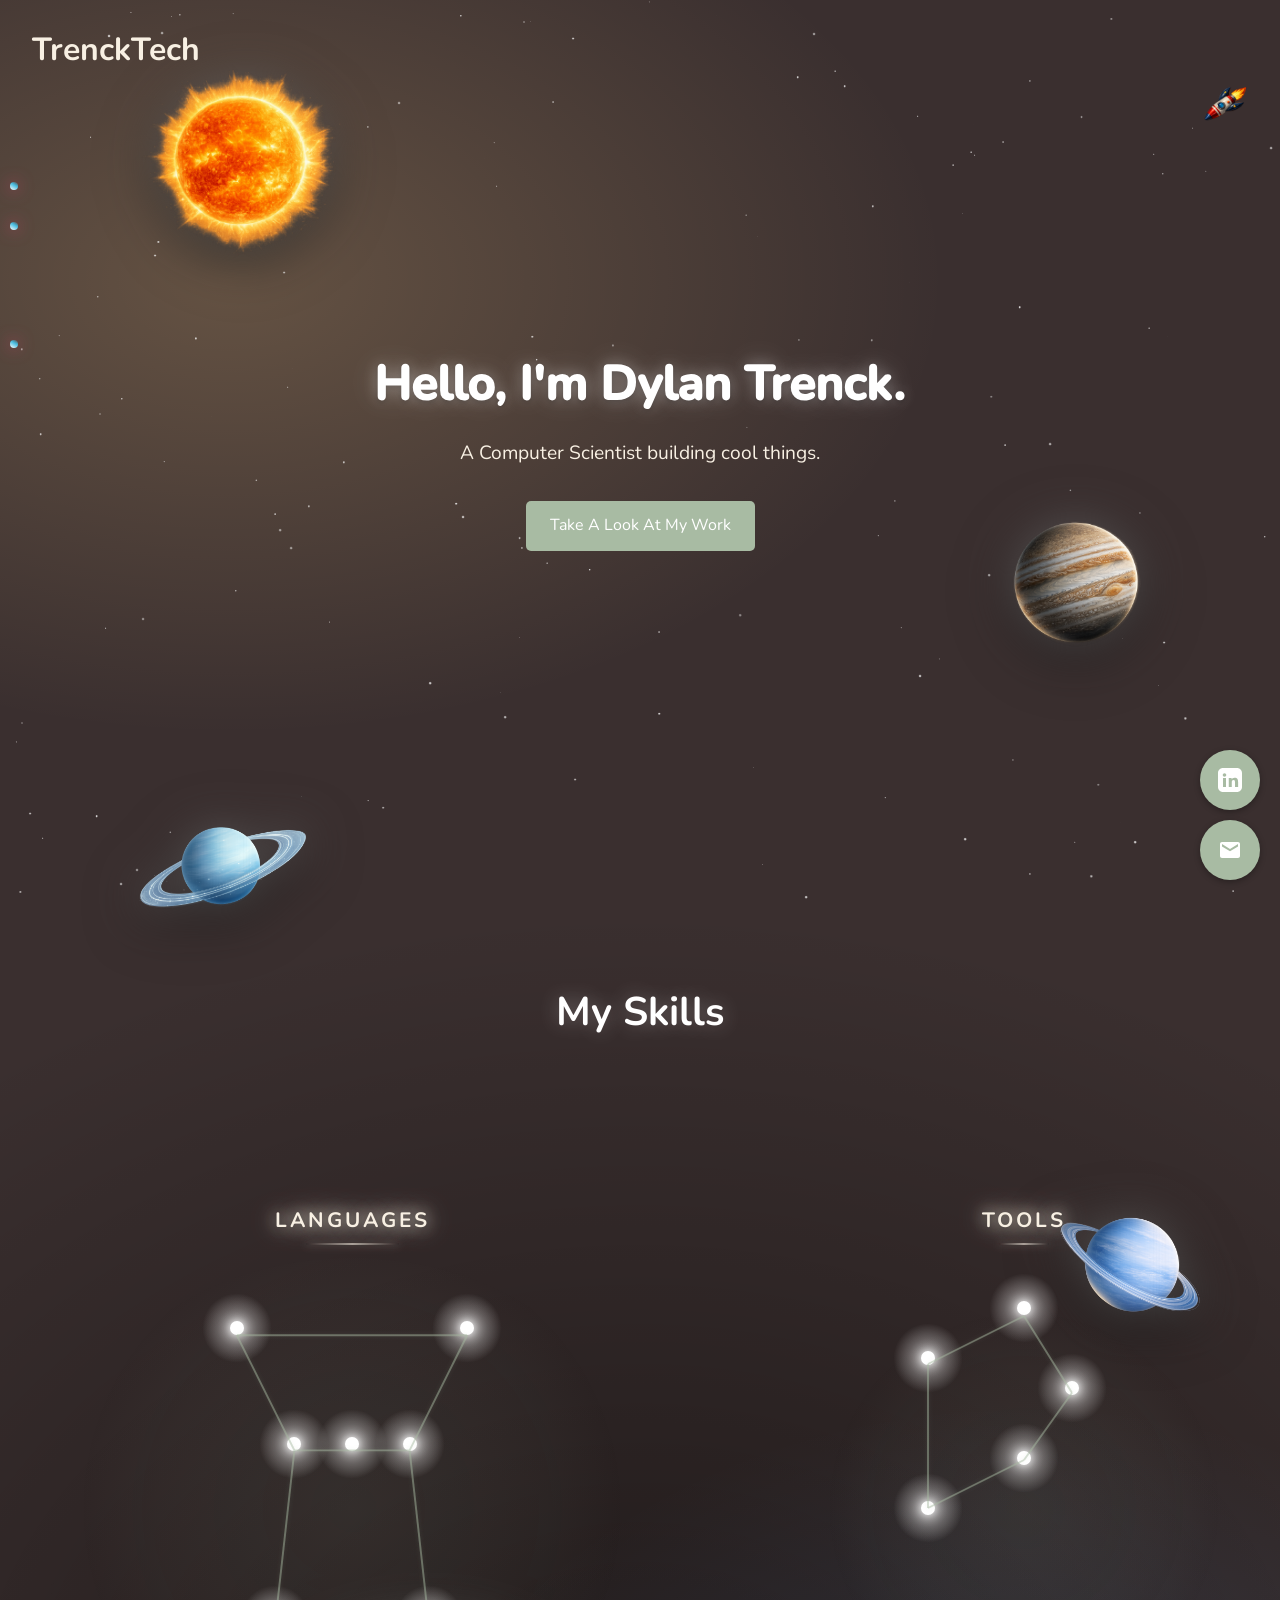
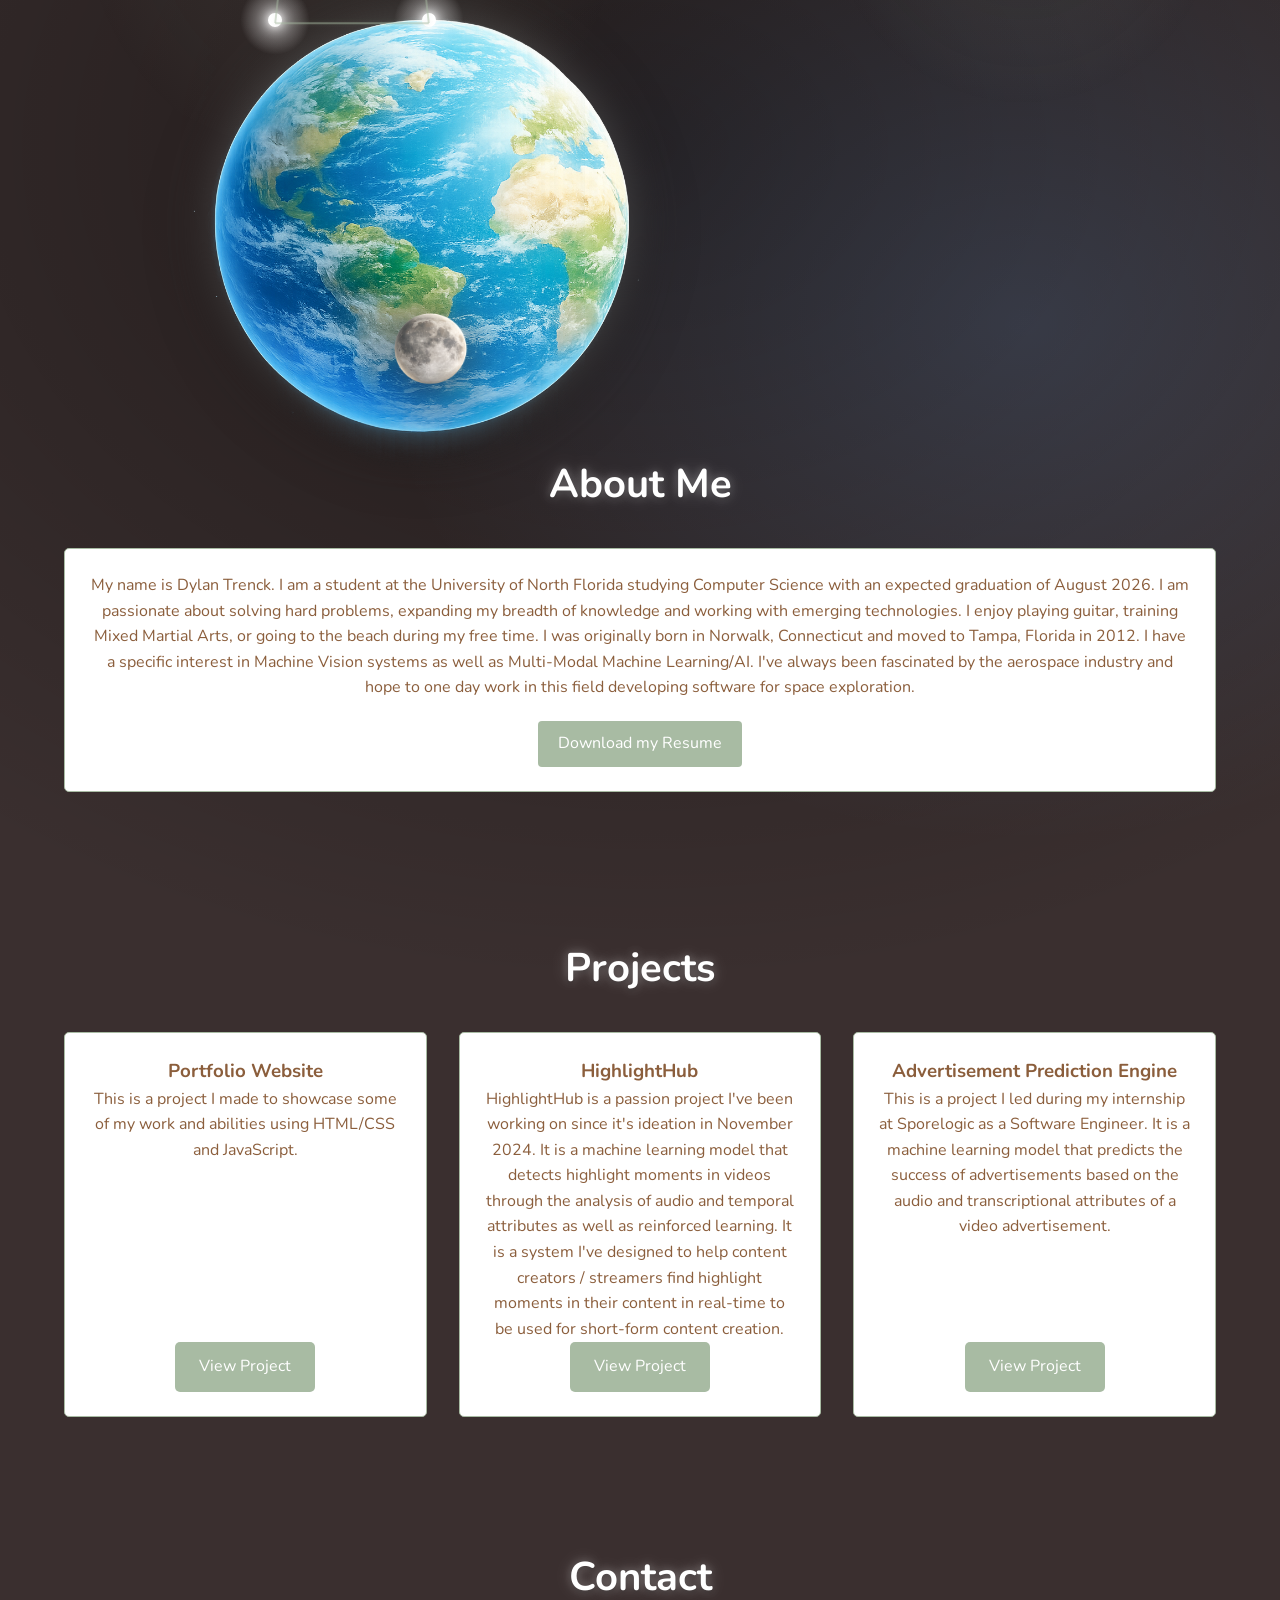
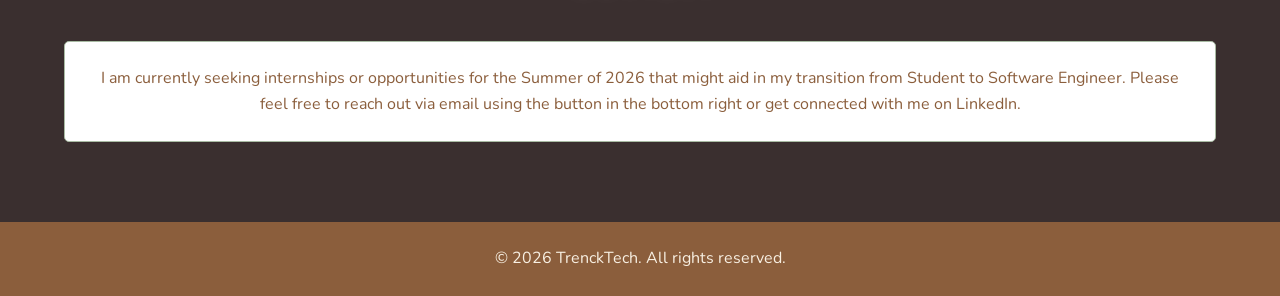
<file: index.html>
<!DOCTYPE html>
<html lang="en">
  <head>
    <meta charset="UTF-8" />
    <meta name="viewport" content="width=device-width, initial-scale=1.0" />
    <title>Dylan Trenck</title>
    <link rel="stylesheet" href="style.css" />
    <link rel="icon" type="image/png" sizes="32x32" href="favicon.png" />
    <link
      href="https://fonts.googleapis.com/css2?family=Nunito:wght@200;400;700&display=swap"
      rel="stylesheet"
    />
    <script type="text/javascript" src="https://cdn.emailjs.com/dist/email.min.js"></script>
<script type="text/javascript">
  (function(){
    emailjs.init("MNO8g5jrIziB_MhZz");
  })();
</script>

  </head>
  <body>
    <!-- Background containers for non-interactive elements (rocket, planets, shooting stars) -->
     <div class="background-stars"></div>
    <div class="rocket"></div>
    <img
      src="planets/RealSun.png"
      class="planet sun"
      alt="Planet Sun"
      data-speed="0.2"
    />
    <img
      src="planets/RealJupiter.png"
      class="planet jupiter"
      alt="Planet Jupiter"
      data-speed="0.2"
    />
    <img
      src="planets/RealUranus.png"
      class="planet uranus"
      alt="Planet Uranus"
      data-speed="0.2"
    />
    <img
      src="planets/RealNeptune.png"
      class="planet neptune"
      alt="Planet Neptune"
      data-speed="0.1"
    />
    <img
      src="planets/RealEarth.png"
      class="planet earth"
      alt="Planet Earth"
      data-speed="0.05"
    />
    <img
      src="planets/RealMoon.png"
      class="planet moon"
      alt="Planet Moon"
      data-speed="0.1"
    />

    <!-- Shooting Stars Container -->
    <div class="shooting-stars">
      <div class="shooting-star" style="animation-delay: 0s;"></div>
      <div class="shooting-star" style="animation-delay: 3s;"></div>
      <div class="shooting-star" style="animation-delay: 5s;"></div>
     
    </div>

    <!-- Main content container (scrollable) -->
    <div class="content">
      <a href="index.html" class="site-logo">
              TrenckTech
            </a>

      <!-- Hero Section -->
      <section id="hero">
        <div class="container hero-content">
          <h1>Hello, I'm Dylan Trenck.</h1>
          <p>A Computer Scientist building cool things.</p>
          <a href="#skills" class="btn">Take A Look At My Work</a>
        </div>
      </section>

      <!-- Skills Section -->
      <section id="skills">
        <div class="container">
          <h2>My Skills</h2>
          <div class="constellation-container">
            <svg class="constellation-lines" viewBox="0 0 1200 800" preserveAspectRatio="xMidYMid meet">
              <!-- Languages Constellation - Orion pattern (wider, lowered belt) -->
              <!-- Shoulders: HTML/CSS (Betelgeuse) to JavaScript (Bellatrix) -->
              <line x1="180" y1="220" x2="420" y2="220" class="constellation-line" data-constellation="languages"/>
              <!-- Left shoulder to left belt -->
              <line x1="180" y1="220" x2="240" y2="340" class="constellation-line" data-constellation="languages"/>
              <!-- Right shoulder to right belt -->
              <line x1="420" y1="220" x2="360" y2="340" class="constellation-line" data-constellation="languages"/>
              <!-- Orion's Belt (lowered): Java -> Python -> C -->
              <line x1="240" y1="340" x2="300" y2="340" class="constellation-line" data-constellation="languages"/>
              <line x1="300" y1="340" x2="360" y2="340" class="constellation-line" data-constellation="languages"/>
              <!-- Left belt to left foot (SQL) -->
              <line x1="240" y1="340" x2="220" y2="520" class="constellation-line" data-constellation="languages"/>
              <!-- Right belt to right foot (COBOL) -->
              <line x1="360" y1="340" x2="380" y2="520" class="constellation-line" data-constellation="languages"/>
              <!-- Left foot to right foot (base / legs) -->
              <line x1="220" y1="520" x2="380" y2="520" class="constellation-line" data-constellation="languages"/>
              
              <!-- Tools Constellation - Lyra (Harp shape) -->
              <!-- Connecting lines forming the harp pattern -->
              <line x1="900" y1="250" x2="1000" y2="200" class="constellation-line" data-constellation="tools"/>
              <line x1="1000" y1="200" x2="1050" y2="280" class="constellation-line" data-constellation="tools"/>
              <line x1="1050" y1="280" x2="1000" y2="350" class="constellation-line" data-constellation="tools"/>
              <line x1="1000" y1="350" x2="900" y2="400" class="constellation-line" data-constellation="tools"/>
              <line x1="900" y1="400" x2="900" y2="250" class="constellation-line" data-constellation="tools"/>
            </svg>
            <!-- Shared tooltip panel for all skill stars -->
            <div id="skill-tooltip" class="skill-tooltip">
              <div class="skill-tooltip__title"></div>
              <div class="skill-tooltip__meta"></div>
            </div>
            
            <!-- Languages Constellation Group (Backend + Frontend combined) -->
            <div class="constellation-group" data-constellation="languages">
              <div class="constellation-label" style="left: 25%; top: 12%;">Languages</div>
              
              <!-- Orion pattern: 7 stars (with lowered belt / stretched torso) -->
              <!-- Top-left shoulder: HTML/CSS (Betelgeuse) -->
              <div class="star" data-skill="HTML/CSS" style="left: 15%; top: 27.5%;" data-level="90" data-years="4" data-projects="15">
                <div class="star-glow"></div>
                <div class="star-core"></div>
                <div class="star-label">HTML/CSS</div>
              </div>
              
              <!-- Top-right shoulder: JavaScript (Bellatrix) -->
              <div class="star" data-skill="JavaScript" style="left: 35%; top: 27.5%;" data-level="80" data-years="3" data-projects="10">
                <div class="star-glow"></div>
                <div class="star-core"></div>
                <div class="star-label">JavaScript</div>
              </div>
              
              <!-- Left belt: Java -->
              <div class="star" data-skill="Java" style="left: 20%; top: 42%;" data-level="90" data-years="4" data-projects="8">
                <div class="star-glow"></div>
                <div class="star-core"></div>
                <div class="star-label">Java</div>
              </div>
              
              <!-- Center belt: Python -->
              <div class="star" data-skill="Python" style="left: 25%; top: 42%;" data-level="85" data-years="3" data-projects="12">
                <div class="star-glow"></div>
                <div class="star-core"></div>
                <div class="star-label">Python</div>
              </div>
              
              <!-- Right belt: C -->
              <div class="star" data-skill="C" style="left: 30%; top: 42%;" data-level="85" data-years="3" data-projects="6">
                <div class="star-glow"></div>
                <div class="star-core"></div>
                <div class="star-label">C</div>
              </div>
              
              <!-- Left foot: SQL (Saiph) -->
              <div class="star" data-skill="SQL" style="left: 18.3%; top: 64%;" data-level="75" data-years="3" data-projects="4">
                <div class="star-glow"></div>
                <div class="star-core"></div>
                <div class="star-label">SQL</div>
              </div>
              
              <!-- Right foot: COBOL (Rigel) -->
              <div class="star" data-skill="COBOL" style="left: 31.7%; top: 64%;" data-level="75" data-years="2" data-projects="1">
                <div class="star-glow"></div>
                <div class="star-core"></div>
                <div class="star-label">COBOL</div>
              </div>
            </div>
            
            <!-- Tools Constellation Group -->
            <div class="constellation-group" data-constellation="tools">
              <div class="constellation-label" style="left: 83.3%; top: 12%;">Tools</div>
              
              <!-- Lyra harp pattern: 5 stars positioned to form harp shape -->
              <!-- Star 1: Top-left of harp -->
              <div class="star" data-skill="OpenCV" style="left: 75%; top: 31.25%;" data-level="80" data-years="2" data-projects="2">
                <div class="star-glow"></div>
                <div class="star-core"></div>
                <div class="star-label">OpenCV</div>
              </div>
              
              <!-- Star 2: Top-center of harp -->
              <div class="star" data-skill="TensorFlow" style="left: 83.3%; top: 25%;" data-level="75" data-years="2" data-projects="3">
                <div class="star-glow"></div>
                <div class="star-core"></div>
                <div class="star-label">TensorFlow</div>
              </div>
              
              <!-- Star 3: Right-center of harp -->
              <div class="star" data-skill="RAG" style="left: 87.5%; top: 35%;" data-level="70" data-years="1" data-projects="1">
                <div class="star-glow"></div>
                <div class="star-core"></div>
                <div class="star-label">RAG</div>
              </div>
              
              <!-- Star 4: Bottom-right of harp -->
              <div class="star" data-skill="PyTorch" style="left: 83.3%; top: 43.75%;" data-level="70" data-years="1" data-projects="2">
                <div class="star-glow"></div>
                <div class="star-core"></div>
                <div class="star-label">PyTorch</div>
              </div>
              
              <!-- Star 5: Bottom-left of harp -->
              <div class="star" data-skill="scikit-learn" style="left: 75%; top: 50%;" data-level="75" data-years="2" data-projects="3">
                <div class="star-glow"></div>
                <div class="star-core"></div>
                <div class="star-label">scikit-learn</div>
              </div>
            </div>
          </div>
        </div>
      </section>

      <!-- About Section -->
      <section id="about">
        <div class="container">
          <h2>About Me</h2>
          <div style="text-align: center;">
            <div class="textbox">
              <p>
                My name is Dylan Trenck. I am a student at the University of North
                Florida studying Computer Science with an expected graduation of
                August 2026. I am passionate about solving hard problems, expanding
                my breadth of knowledge and working with emerging technologies.
                I enjoy playing guitar, training Mixed Martial Arts, or going to the
                beach during my free time. I was originally born in Norwalk,
                Connecticut and moved to Tampa, Florida in 2012. I have a specific
                interest in Machine Vision systems as well as Multi-Modal Machine Learning/AI. I've always
                been fascinated by the aerospace industry and hope to one day work in this field developing software for space exploration.
              </p>

              <div class="resume-section">
                <a
                  href="resume.pdf"
                  download="Dylan_Trenck_Resume.pdf"
                  class="resume-download-btn"
                  >Download my Resume</a
                >
              </div>
            </div>
          </div>
        </div>
      </section>

      <!-- Projects Section -->
      <section id="projects">
        <div class="container">
          <h2>Projects</h2>
          <div class="projects-grid">
            <div class="project">
              <h3>Portfolio Website</h3>
              <p>
                This is a project I made to showcase some of my work and abilities using HTML/CSS and JavaScript.
              </p>
              <a href="https://github.com/DylanTrenck/dylantrenck.github.io/tree/main" target="_blank" class="btn">View Project</a>
            </div>
            <div class="project">
              <h3>HighlightHub</h3>
              <p>
                HighlightHub is a passion project I've been working on since it's ideation in November 2024. It is a machine
                learning model that detects highlight moments in videos through
                the analysis of audio and temporal attributes as well as
                reinforced learning. It is a system I've designed to help content creators / streamers find highlight moments in their
                content in real-time to be used for short-form content creation.
              </p>
              <a href="https://highlighthub.live/" target="_blank" class="btn">View Project</a>
            </div>
            <div class="project">
              <h3> Advertisement Prediction Engine</h3>
              <p>
                This is a project I led during my internship at Sporelogic as a Software Engineer.
                 It is a machine learning model that predicts the success of advertisements based on the audio and transcriptional attributes of a video advertisement.
              </p>
              <a href="https://github.com/DylanTrenck/Advertisement-Prediction-Engine" target="_blank" class="btn">View Project</a>
            </div>
          </div>
        </div>
      </section>

      <!-- Contact Section -->
      <section id="contact">
        <div class="container">
          <h2>Contact</h2>
          <div style="text-align: center;">
            <div class="textbox">
              <p>
                I am currently seeking internships or opportunities for the Summer
                of 2026 that might aid in my transition from Student to Software
                Engineer. Please feel free to reach out via email using the button in the bottom right
                or get connected with me on LinkedIn.
              </p>
            </div>
          </div>
        </div>
      </section>

      <!-- Footer -->
      <footer>
        <div class="container">
          <p>&copy; 2026 TrenckTech. All rights reserved.</p>
        </div>
      </footer>

    
      <!-- Floating LinkedIn Button -->
      <div id="linkedin-button" class="floating-linkedin-button">
        <!-- Inline SVG for LinkedIn icon -->
        <svg width="24" height="24" viewBox="0 0 24 24" fill="#fff" xmlns="http://www.w3.org/2000/svg">
          <path d="M19 0h-14c-2.762 0-5 2.238-5 5v14c0 2.762 2.238 5 5 5h14c2.762 0 5-2.238 5-5v-14c0-2.762-2.238-5-5-5zm-11 19h-3v-9h3v9zm-1.5-10.3c-.966 0-1.75-.783-1.75-1.75s.784-1.75 1.75-1.75 1.75.783 1.75 1.75-.783 1.75-1.75 1.75zm13.5 10.3h-3v-4.5c0-1.079-.021-2.468-1.503-2.468-1.503 0-1.734 1.173-1.734 2.384v4.584h-3v-9h2.879v1.232h.041c.402-.762 1.385-1.563 2.848-1.563 3.044 0 3.605 2.005 3.605 4.611v4.72z"/>
        </svg>
      </div>

      <!-- Floating Email Button -->
      <div id="question-button" class="floating-question-button">
       <!-- Inline SVG for Email Icon -->
        <svg width="24" height="24" viewBox="0 0 24 24" fill="#fff" xmlns="http://www.w3.org/2000/svg">
          <path d="M20 4H4C2.897 4 2 4.897 2 6V18C2 19.103 2.897 20 4 20H20C21.103 20 22 19.103 22 18V6C22 4.897 21.103 4 20 4ZM20 8.382L12 13.333L4 8.382V6L12 11L20 6V8.382Z" />
        </svg>
      </div>

      <!-- Modal for Question -->
      <div id="question-modal" class="modal">
        <div class="modal-content">
          <span class="close-button">&times;</span>
          <h3>Email Me</h3>
          <form id="contact-form">
            <input type="email" name="reply_to" placeholder="Your Email" required />
            <textarea name="message" placeholder="Your Message" required></textarea>
            <button type="btn">Send E-Mail</button>
          </form>
        </div>
      </div>
      
    </div>
    <!-- end .content -->

    <script src="script.js"></script>
  </body>
</html>
</file>
<file: style.css>
/* Base Styles */
html {
  scroll-behavior: smooth;
}

/* Color Variables */
:root {
  --olive: #a8bba3;
  --olive-dark: #8ea884;
  --brown: #8b5e3c;
  --creme: #f8f0e3;
  --text-color: var(--brown);
  --bg-page: #3A2F2F; /* New felt-inspired dark burgundy background */
}

* {
  margin: 0;
  padding: 0;
  box-sizing: border-box;
}

body {
  font-family: 'Nunito', sans-serif;
  line-height: 1.6;
  color: var(--text-color);
  background:
    /* warm glow near the sun (top-left) */
    radial-gradient(1100px 700px at 18% 8%, rgba(255, 210, 140, 0.22), transparent 65%),
    /* cool glow where outer planets sit (right side) */
    radial-gradient(1000px 800px at 80% 55%, rgba(120, 180, 255, 0.16), transparent 65%),
    /* overall vignette to blend into the space background */
    radial-gradient(1600px 1200px at 50% 50%, rgba(0, 0, 0, 0.45), transparent 70%),
    var(--bg-page);
  scroll-behavior: smooth;
}

.thin-text {
  font-weight: 200;
}

.container {
  width: 90%;
  max-width: 1200px;
  margin: 0 auto;
  position: relative;
}

.logo-icon {
  width: 128px;
  height: auto;
  vertical-align: middle;
  margin-right: 0.5rem;
}

h1, h4, h5, h6 {
  -webkit-text-stroke: 2px white;
}

/* Section headers without stroke - using glow effect instead */
section h2 {
  -webkit-text-stroke: none;
  color: #fff;
  text-shadow: 
    0 0 10px rgba(255, 255, 255, 0.3),
    0 0 20px rgba(255, 255, 255, 0.2),
    0 2px 4px rgba(0, 0, 0, 0.3);
}

/* ------------------------------ */
/* Background Stars               */
/* ------------------------------ */

.background-stars {
  position: fixed;
  top: 0;
  left: 0;
  width: 100%;
  height: 100%;
  z-index: -2;
  pointer-events: none;
  overflow: hidden;
}

/* NOTE: this .star is ONLY for the procedural background stars.
   Skill stars in the skills section are styled further down. */
.background-stars .star {
  position: absolute;
  background: radial-gradient(circle, #fff, transparent);
  border-radius: 50%;
  opacity: 0.8;
}

/* ------------------------------ */
/* Shooting Stars                 */
/* ------------------------------ */

.shooting-stars {
  position: fixed;
  top: 10%;
  left: 0;
  width: 100vw;
  height: 100vh;
  pointer-events: none;
  z-index: -1;
}

.shooting-star {
  position: absolute;
  left: 10px;
  width: 8px;
  height: 8px;
  background: linear-gradient(30deg, #ffffff, #42d2fdd9 60%, transparent);
  border-radius: 50%;
  filter: drop-shadow(0 0 8px rgba(255, 64, 129, 0.8));
  opacity: 0;
  animation: shootingStarAnimation 4s ease-in-out infinite;
}

@keyframes float {
  0%   { transform: translateY(0); }
  50%  { transform: translateY(-10px); }
  100% { transform: translateY(0); }
}

@keyframes rotate {
  0% { transform: rotate(0deg); }
  100% { transform: rotate(360deg); }
}

@keyframes moonOrbitAndRotate {
  0% { 
    transform: rotate(0deg) translateX(550px) rotate(0deg);
  }
  100% { 
    transform: rotate(360deg) translateX(550px) rotate(-348deg);
  }
}

@keyframes shootingStarAnimation {
  0% {
    opacity: 0;
    transform: translate(0, 0);
  }
  10% {
    opacity: 1;
  }
  50% {
    opacity: 1;
  }
  100% {
    opacity: 0;
    transform: translate(100vw, 100vh);
  }
}

/* ------------------------------ */
/* Planet Decoration Styles       */
/* ------------------------------ */

.planet {
  position: absolute;
  z-index: 0;
  width: 40px;
  height: 40px;
  pointer-events: none;
  /* soft ambient glow + subtle contact shadow so planets sit into the scene */
  filter:
    drop-shadow(0 0 22px rgba(255, 255, 255, 0.25))
    drop-shadow(0 10px 25px rgba(0, 0, 0, 0.75));
  animation: float 7s ease-in-out infinite, rotate 80s linear infinite;

}

.planet.sun {
  top: 50px;
  width: 350px;
  height: auto;
  left: 5%;
}

.planet.jupiter {
  top: 500px;
  width: 250px;
  height: auto;
  right: 80px;
}

.planet.uranus {
  top: 800px;
  width: 200px;
  height: auto;
  left: 120px;
}

.planet.neptune {
  top: 1200px;
  width: 200px;
  height: auto;
  right: 50px;
}

.planet.earth {
  top: 1550px;
  width: 850px;
  height: auto;
  left: 5px;
}

.planet.moon {
  top: 1900px;
  left: 355px;
  width: 150px;
  height: auto;
  transform-origin: center center;
  animation: moonOrbitAndRotate 54s linear infinite;
}

/* ------------------------------ */
/* Rocket Styles                  */
/* ------------------------------ */
.rocket {
  position: fixed;
  top: 80px;
  right: 30px;
  width: 50px;
  height: 50px;
  background: url('planets/RealRocket.png') no-repeat center center;
  background-size: contain;
  transition: transform 0.1s linear;
  z-index: 0;
}

/* ------------------------------ */
/* Navbar Styles                  */
/* ------------------------------ */
.navbar {
  background: var(--bg-page);
  border-bottom: 1px solid var(--olive);
  position: fixed;
  width: 100%;
  top: 0;
  left: 0;
  z-index: 100;
}
.navbar .container {
  display: flex;
  align-items: center;
  justify-content: space-between;
  padding: 1rem 0;
}
.logo {
  font-size: 1.5rem;
  font-weight: bold;
  text-decoration: none;
  color: var(--creme);
}
.site-logo {
  font-size: 2rem;
  font-weight: 700;
  text-decoration: none;
  color: var(--creme) !important;
  position: fixed;
  top: 1.5rem;
  left: 2rem;
  z-index: 100;
  font-family: 'Nunito', sans-serif;
}
.nav-links {
  list-style: none;
  display: flex;
}
.nav-links li {
  margin-left: 2rem;
}
.nav-links a {
  text-decoration: none;
  color: var(--creme);
  transition: color 0.3s;
}
.nav-links a:hover {
  color: var(--olive);
}

/* Hamburger Menu */
.hamburger {
  display: none;
  flex-direction: column;
  cursor: pointer;
}
.hamburger span {
  height: 3px;
  width: 25px;
  background: var(--creme);
  margin-bottom: 4px;
  border-radius: 5px;
}

/* ------------------------------ */
/* Hero Section                   */
/* ------------------------------ */
#hero {
  position: relative;
  height: 100vh;
  display: flex;
  align-items: center;
  justify-content: center;
  background: transparent;
  padding-top: 60px;
  text-align: center;
  z-index: 2;
}

.hero-content h1 {
  font-size: 3rem;
  margin-bottom: 1rem;
  color: #fff;
  -webkit-text-stroke: none;
  text-shadow: 
    0 0 15px rgba(255, 255, 255, 0.4),
    0 0 30px rgba(255, 255, 255, 0.3),
    0 2px 6px rgba(0, 0, 0, 0.4);
}
.hero-content p {
  font-size: 1.2rem;
  margin-bottom: 2rem;
  color: var(--creme);
}
.hero-content h1,
.hero-content p {
  text-align: center;
}
.btn {
  display: inline-block;
  background: var(--olive);
  color: #fff;
  padding: 0.75rem 1.5rem;
  text-decoration: none;
  border-radius: 5px;
  transition: background 0.3s;
}

.project .btn {
  margin-top: auto;
  align-self: center;
}
.btn:hover {
  background: var(--olive-dark);
}

/* ------------------------------ */
/* Skills Section Styles          */
/* ------------------------------ */
#skills {
  padding: 5rem 0;
  background: transparent;
  z-index: 2;
  min-height: 800px;
}
#skills h2 {
  text-align: center;
  font-size: 2.5rem;
  margin-bottom: 4rem;
  color: #fff;
  text-shadow: 0 0 20px rgba(255, 255, 255, 0.3);
  font-weight: 700;
}

/* Constellation Container */
.constellation-container {
  position: relative;
  width: 100%;
  max-width: 1200px;
  height: 800px;
  margin: 0 auto;
  overflow: visible;
}

/* Constellation Labels */
.constellation-label {
  position: absolute;
  color: var(--creme);
  font-size: 1.3rem;
  font-weight: 700;
  text-transform: uppercase;
  letter-spacing: 3px;
  text-shadow: 
    0 0 15px rgba(248, 240, 227, 1),
    0 0 30px rgba(248, 240, 227, 0.7),
    0 0 45px rgba(248, 240, 227, 0.4),
    0 2px 8px rgba(0, 0, 0, 0.7);
  transform: translate(-50%, 15px);
  z-index: 5;
  opacity: 0;
  transition: opacity 0.6s ease, transform 0.6s ease, color 0.4s ease, text-shadow 0.4s ease;
  margin-bottom: 20px;
  pointer-events: none;
}

.constellation-label::after {
  content: '';
  position: absolute;
  bottom: -8px;
  left: 50%;
  transform: translateX(-50%);
  width: 60%;
  height: 2px;
  background: linear-gradient(90deg, transparent, var(--creme), transparent);
  opacity: 0.6;
  box-shadow: 0 0 8px rgba(248, 240, 227, 0.5);
}

.constellation-group.visible .constellation-label {
  opacity: 1;
  transform: translate(-50%, 0);
}

/* Scroll reveal for constellation groups */
.constellation-group {
  position: absolute;
  top: 0;
  left: 0;
  width: 100%;
  height: 100%;
  opacity: 0;
  transform: translateY(30px);
  transition: all 0.6s ease, opacity 0.6s ease, transform 0.6s ease;
  /* Let pointer events reach stars in the group below in the DOM (Languages under Tools). */
  pointer-events: none;
}

/* Staggered entrance animations */
.constellation-group[data-constellation="languages"] {
  transition-delay: 0s;
}

.constellation-group[data-constellation="tools"] {
  transition-delay: 0.3s;
}

/* Background glow for each constellation */
.constellation-group::before {
  content: '';
  position: absolute;
  top: 50%;
  left: 50%;
  transform: translate(-50%, -50%);
  width: 500px;
  height: 500px;
  border-radius: 50%;
  background: radial-gradient(circle, rgba(168, 187, 163, 0.08) 0%, rgba(168, 187, 163, 0.03) 50%, transparent 70%);
  opacity: 0;
  transition: opacity 0.6s ease;
  pointer-events: none;
  z-index: 0;
}

.constellation-group[data-constellation="languages"]::before {
  left: 25%;
  width: 600px;
  height: 500px;
}

.constellation-group[data-constellation="tools"]::before {
  left: 83.3%;
  width: 400px;
  height: 400px;
}

.constellation-group.visible::before {
  opacity: 1;
}

/* Explicit hit target: .star has only absolutely positioned children (all pointer-events: none),
   so without width/height the box collapses to ~0×0 and hover/tooltips never fire. */
.constellation-group .star {
  pointer-events: auto;
  width: 100px;
  height: 100px;
  box-sizing: border-box;
}

.constellation-group.visible {
  opacity: 1;
  transform: translateY(0);
}

/* Hide center connection stars */
.star[data-skill="center"],
.star[data-skill="center-frontend"],
.star[data-skill="center-db"] {
  pointer-events: none;
}

.star[data-skill="center"] .star-label,
.star[data-skill="center-frontend"] .star-label,
.star[data-skill="center-db"] .star-label {
  display: none;
}

/* Constellation Lines SVG */
.constellation-lines {
  position: absolute;
  top: 0;
  left: 0;
  width: 100%;
  height: 100%;
  pointer-events: none;
  z-index: 1;
  opacity: 0.7;
  transition: opacity 0.4s ease;
}

.constellation-line {
  stroke: var(--olive);
  stroke-width: 2;
  stroke-opacity: 0.6;
  transition: all 0.4s cubic-bezier(0.4, 0, 0.2, 1);
  filter: drop-shadow(0 0 2px rgba(168, 187, 163, 0.3));
}

/* Star Elements */
.star {
  position: absolute;
  transform: translate(-50%, -50%);
  cursor: pointer;
  z-index: 10;
  transition: all 0.4s cubic-bezier(0.4, 0, 0.2, 1);
}

.star:hover {
  z-index: 20;
}

.star-glow {
  position: absolute;
  width: 70px;
  height: 70px;
  border-radius: 50%;
  background: radial-gradient(circle, rgba(255, 255, 255, 0.7) 0%, rgba(255, 255, 255, 0.25) 40%, rgba(255, 255, 255, 0) 70%);
  top: 50%;
  left: 50%;
  transform: translate(-50%, -50%);
  animation: twinkle 4s ease-in-out infinite;
  pointer-events: none;
  z-index: 1;
  filter: none;
}

.star-core {
  position: absolute;
  width: 14px;
  height: 14px;
  border-radius: 50%;
  background: #ffffff;
  top: 50%;
  left: 50%;
  transform: translate(-50%, -50%);
  box-shadow: 
    0 0 8px rgba(255, 255, 255, 0.9);
  pointer-events: none;
  z-index: 2;
  transition: all 0.4s ease;
  border: none;
}

/* Background circle to cover lines behind star */
.star-core::before {
  content: none;
}

.star-label {
  position: absolute;
  top: 50%;
  left: 50%;
  transform: translate(-50%, -50%);
  color: var(--creme);
  font-size: 0.75rem;
  font-weight: 600;
  white-space: nowrap;
  text-shadow: 
    0 0 8px rgba(255, 255, 255, 0.8),
    0 0 16px rgba(255, 255, 255, 0.4),
    0 2px 4px rgba(0, 0, 0, 0.3);
  pointer-events: none;
  letter-spacing: 0.5px;
  display: none; /* hide static label; language shows in tooltip only */
}

/* Legacy per-star tooltip markup is present in HTML but hidden.
   We now use a single shared tooltip panel driven by JS. */
.star-tooltip {
  display: none !important;
}

.star:hover .star-glow {
  animation: twinkle 1s ease-in-out infinite;
  width: 100px;
  height: 100px;
}

/* Shared skill tooltip panel (beside hovered star; JS flips left if needed) */
.skill-tooltip {
  position: absolute;
  min-width: 220px;
  max-width: 260px;
  padding: 0.9rem 1.1rem;
  background: linear-gradient(135deg, rgba(32, 24, 24, 0.98) 0%, rgba(20, 14, 14, 0.98) 100%);
  border-radius: 14px;
  border: 1px solid rgba(168, 187, 163, 0.9);
  color: var(--creme);
  font-size: 0.85rem;
  box-shadow:
    0 10px 34px rgba(0, 0, 0, 0.85),
    0 0 26px rgba(168, 187, 163, 0.5);
  backdrop-filter: blur(12px);
  pointer-events: none;
  opacity: 0;
  /* JS controls vertical centering (top = star center) */
  transform: translateY(-50%);
  transition: opacity 0.25s ease-out;
  z-index: 50;
  line-height: 1.6;
}

.skill-tooltip.visible {
  opacity: 1;
  transform: translateY(-50%);
}

.skill-tooltip__title {
  font-weight: 700;
  letter-spacing: 0.06em;
  margin-bottom: 0.3rem;
  text-transform: uppercase;
  font-size: 0.9rem;
  text-shadow:
    0 0 10px rgba(248, 240, 227, 0.9),
    0 0 24px rgba(248, 240, 227, 0.6);
}

.skill-tooltip__meta {
  font-size: 0.8rem;
  opacity: 0.9;
}

.skill-tooltip__meta span {
  display: block;
}

.skill-tooltip::after {
  content: '';
  position: absolute;
  top: 50%;
  left: -8px; /* arrow points toward the star (tooltip is on the right) */
  transform: translateY(-50%);
  border-style: solid;
  border-width: 8px 8px 8px 0;
  border-color: transparent rgba(32, 24, 24, 0.98) transparent transparent;
  filter: drop-shadow(0 2px 4px rgba(0, 0, 0, 0.6));
}

.skill-tooltip--left::after {
  left: auto;
  right: -8px; /* arrow points toward the star (tooltip is on the left) */
  border-width: 8px 0 8px 8px;
  border-color: transparent transparent transparent rgba(32, 24, 24, 0.98);
}

/* Constellation Group Hover Effect - properties merged above */

/* Animations */
@keyframes twinkle {
  0%, 100% {
    opacity: 0.7;
    transform: translate(-50%, -50%) scale(1);
  }
  50% {
    opacity: 1;
    transform: translate(-50%, -50%) scale(1.2);
  }
}

@keyframes pulseGlow {
  0%, 100% {
    opacity: 0.4;
    transform: translate(-50%, -50%) scale(1.5);
  }
  50% {
    opacity: 0.7;
    transform: translate(-50%, -50%) scale(1.8);
  }
}

/* Responsive adjustments */
@media (max-width: 768px) {
  .constellation-container {
    height: 650px;
    max-width: 100%;
  }
  
  #skills {
    min-height: 650px;
    padding: 3rem 0;
  }
  
  .star-label {
    font-size: 0.65rem;
    margin-top: 40px;
  }
  
  .star-tooltip {
    font-size: 0.75rem;
    padding: 0.75rem 1rem;
  }
  
  .star-glow {
    width: 60px;
    height: 60px;
  }
}

/* ------------------------------ */
/* Text Box Style for Sections    */
/* ------------------------------ */
.textbox {
  background: #fff;
  padding: 1.5rem;
  border: 1px solid var(--olive);
  border-radius: 5px;
  text-align: center;
  margin: 1rem 0;
}

/* ------------------------------ */
/* Section Styles                 */
/* ------------------------------ */
section {
  padding: 4rem 0;
}
section h2 {
  text-align: center;
  font-size: 2.5rem;
  margin-bottom: 2rem;
  color: #fff;
}

/* ------------------------------ */
/* Projects Grid                  */
/* ------------------------------ */
.projects-grid {
  display: grid;
  grid-template-columns: repeat(auto-fit, minmax(280px, 1fr));
  gap: 2rem;
}
.project {
  background: #fff;
  padding: 1.5rem;
  border: 1px solid var(--olive);
  border-radius: 5px;
  text-align: center;
  transition: transform 0.3s;
  display: flex;
  flex-direction: column;
}
.project:hover {
  transform: translateY(-5px);
}

/* ------------------------------ */
/* Footer                         */
/* ------------------------------ */
footer {
  background: var(--brown);
  color: var(--creme);
  text-align: center;
  padding: 1.5rem 0;
}

/* ------------------------------ */
/* Responsive Styles              */
/* ------------------------------ */
@media (max-width: 768px) {
  .nav-links {
    display: none;
    flex-direction: column;
    background: var(--bg-page);
    position: absolute;
    top: 60px;
    right: 0;
    width: 200px;
    border: 1px solid var(--olive);
  }
  .nav-links li {
    margin: 1rem;
  }
  .hamburger {
    display: flex;
  }
  .nav-links.active {
    display: flex;
  }

  /* Responsive Planet Adjustments */
  .planet.sun {
    top: 30px;
    width: 50vw;
    left: 5%;
  }
  .planet.jupiter {
    top: 300px;
    width: 40vw;
    right: 5%;
  }
  .planet.uranus {
    top: 500px;
    width: 35vw;
    left: 5%;
  }
  .planet.neptune {
    top: 700px;
    width: 35vw;
    right: 5%;
  }
  .planet.earth {
    top: 900px;
    width: 90vw;
    left: 5%;
  }
  .planet.moon {
    top: 1000px;
    width: 15vw;
    left: 60%;
  }
}

/* ------------------------------ */
/* Floating Question Button       */
/* ------------------------------ */
.floating-question-button {
  position: fixed;
  bottom: 20px;
  right: 20px;
  background: var(--olive);
  color: #fff;
  border-radius: 50%;
  width: 60px;
  height: 60px;
  display: flex;
  align-items: center;
  justify-content: center;
  cursor: pointer;
  box-shadow: 0 2px 6px rgba(0, 0, 0, 0.3);
  font-size: 2rem;
  z-index: 1000;
  transition: background 0.3s;
}
.floating-question-button:hover {
  background: var(--olive-dark);
}
.floating-linkedin-button {
  position: fixed;
  bottom: 90px;
  right: 20px;
  background: var(--olive);
  color: #fff;
  border-radius: 50%;
  width: 60px;
  height: 60px;
  display: flex;
  align-items: center;
  justify-content: center;
  cursor: pointer;
  box-shadow: 0 2px 6px rgba(0, 0, 0, 0.3);
  font-size: 2rem;
  z-index: 1000;
  transition: background 0.3s;
}
.floating-linkedin-button:hover {
  background: var(--olive-dark);
}

/* ------------------------------ */
/* Modal Styles                   */
/* ------------------------------ */
.modal {
  display: none;
  position: fixed;
  z-index: 1100;
  left: 0;
  top: 0;
  width: 100%;
  height: 100%;
  overflow: auto;
  background-color: rgba(0, 0, 0, 0.5);
}
.modal-content {
  background-color: var(--creme);
  margin: 10% auto;
  padding: 20px;
  border: 1px solid var(--olive);
  width: 80%;
  max-width: 400px;
  border-radius: 5px;
  position: relative;
  text-align: center;
}
.close-button {
  position: absolute;
  top: 10px;
  right: 15px;
  font-size: 1.5rem;
  color: var(--olive-dark);
  cursor: pointer;
}

#contact-form {
  display: flex;
  flex-direction: column;
  gap: 15px;
  margin-top: 15px;
}

/* Input and textarea styling */
#contact-form input {
  border: 1px solid var(--olive);
  border-radius: 4px;
  padding: 10px;
  font-size: 1rem;
  width: 100%;
  min-height: 40px;
}

#contact-form textarea {
  border: 1px solid var(--olive);
  border-radius: 4px;
  padding: 10px;
  font-size: 1rem;
  width: 100%;
}

/* Button styling */
#contact-form button {
  border: none;
  border-radius: 4px;
  background: var(--olive);
  color: var(--creme);
  padding: 10px;
  font-size: 1rem;
  cursor: pointer;
  transition: background 0.3s ease;
}

#contact-form button:hover {
  background: var(--olive-dark);
}

/* ------------------------------ */
/* Resume Download Button Styles  */
/* ------------------------------ */
.resume-section {
  margin-top: 20px;
  text-align: center;
}
.resume-download-btn {
  display: inline-block;
  padding: 10px 20px;
  background: var(--olive);
  color: #fff;
  text-decoration: none;
  border-radius: 4px;
  transition: background 0.3s ease;
}
.resume-download-btn:hover {
  background: var(--olive-dark);
}

/* ------------------------------ */
/* Main Content Container         */
/* ------------------------------ */
.content {
  position: relative;
  z-index: 1;
}
</file>
